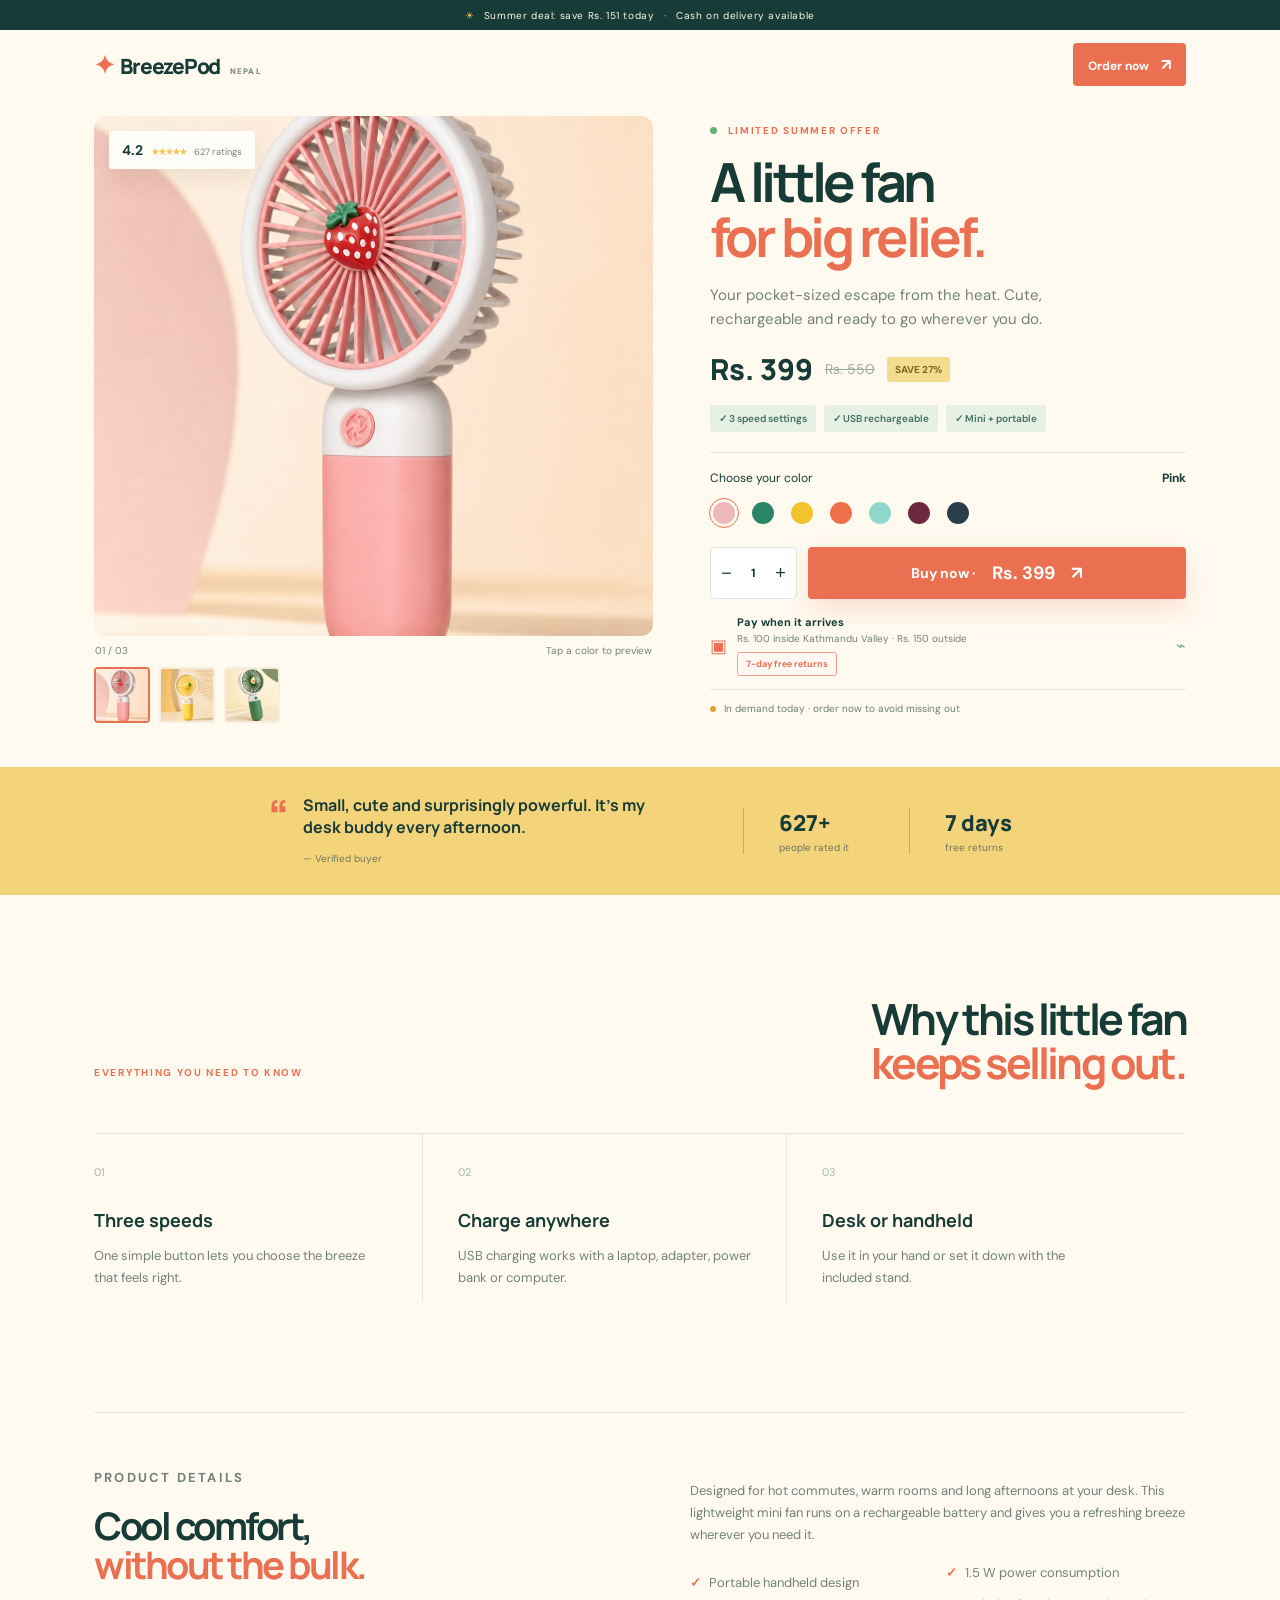
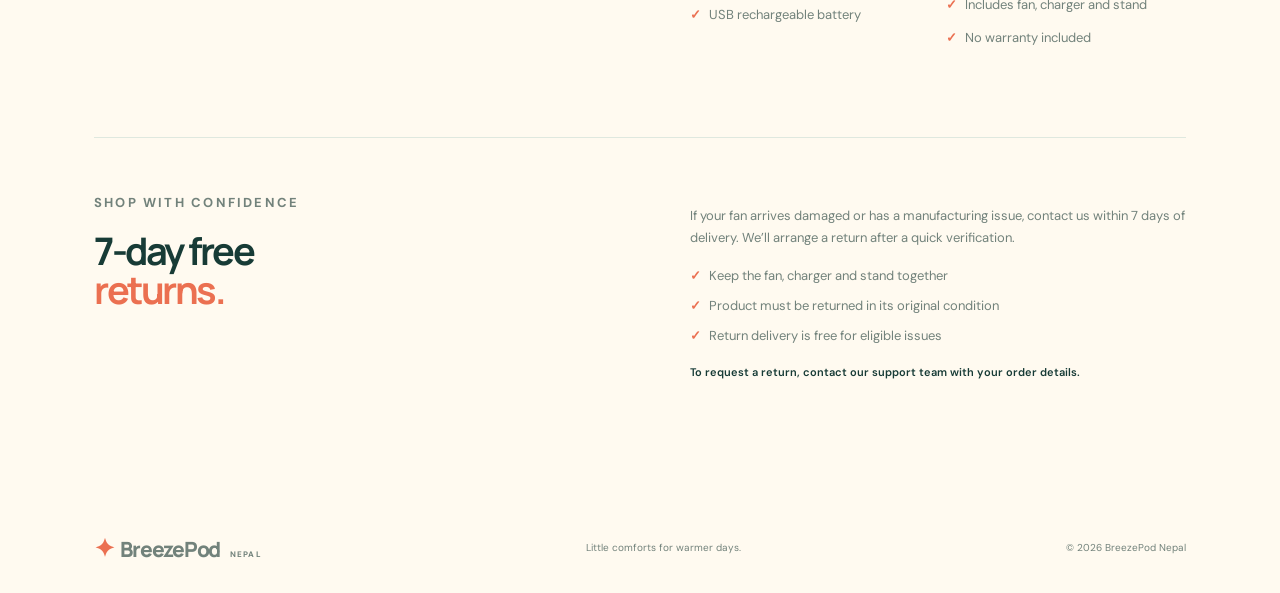
<file: index.html>
<!doctype html>
<html lang="en">
<head>
  <meta charset="UTF-8" /><meta name="viewport" content="width=device-width, initial-scale=1.0" />
  <title>BreezePod Mini Fan — Cool anywhere</title>
  <meta name="description" content="BreezePod rechargeable mini fan. 3 speeds, USB charging, COD available in Nepal." />
  <!-- Meta Pixel Code -->
  <script>
  !function(f,b,e,v,n,t,s)
  {if(f.fbq)return;n=f.fbq=function(){n.callMethod?
  n.callMethod.apply(n,arguments):n.queue.push(arguments)};
  if(!f._fbq)f._fbq=n;n.push=n;n.loaded=!0;n.version='2.0';
  n.queue=[];t=b.createElement(e);t.async=!0;
  t.src=v;s=b.getElementsByTagName(e)[0];
  s.parentNode.insertBefore(t,s)}(window, document,'script',
  'https://connect.facebook.net/en_US/fbevents.js');
  fbq('init', '962214605928732');
  fbq('track', 'PageView');
  </script>
  <!-- End Meta Pixel Code -->
  <link rel="icon" href="assets/favicon.svg" type="image/svg+xml" />
  <link rel="preconnect" href="https://fonts.googleapis.com"><link rel="preconnect" href="https://fonts.gstatic.com" crossorigin>
  <link href="https://fonts.googleapis.com/css2?family=DM+Sans:wght@400;500;600;700&family=Manrope:wght@700;800&display=swap" rel="stylesheet">
  <link rel="stylesheet" href="styles.css" />
</head>
<body>
  <noscript><img height="1" width="1" style="display:none" src="https://www.facebook.com/tr?id=962214605928732&ev=PageView&noscript=1" /></noscript>
  <div class="urgency"><span>☀</span> Summer deal: save Rs. 151 today <b>·</b> Cash on delivery available</div>
  <header class="site-header"><a class="brand" href="#top"><span class="brand-mark">✦</span> BreezePod <small>NEPAL</small></a><a class="header-order" href="#buy">Order now <span>↗</span></a></header>

  <main id="top">
    <section class="buy-first">
      <div class="visual-side">
        <div class="review-pill"><strong>4.2</strong> <span>★★★★★</span> <small>627 ratings</small></div>
        <div class="hero-image"><img id="mainImage" src="assets/product-hero.png" alt="Pink BreezePod rechargeable mini fan" /></div>
        <div class="image-caption"><span>01 / 03</span><span>Tap a color to preview</span></div>
        <div class="quick-thumbs"><button class="thumb active" data-image="assets/product-hero.png" aria-label="Pink fan"><img src="assets/product-hero.png" alt="Pink fan" /></button><button class="thumb" data-image="assets/product-yellow.png" aria-label="Yellow pineapple fan"><img src="assets/product-yellow.png" alt="Yellow pineapple fan" /></button><button class="thumb" data-image="assets/product-green.png" aria-label="Green avocado fan"><img src="assets/product-green.png" alt="Green avocado fan" /></button></div>
      </div>
      <div class="buy-side" id="buy">
        <p class="eyebrow"><span class="live-dot"></span> Limited summer offer</p>
        <h1>A little fan<br><em>for big relief.</em></h1>
        <p class="sales-line">Your pocket-sized escape from the heat. Cute, rechargeable and ready to go wherever you do.</p>
        <div class="price-row"><strong>Rs. 399</strong><del>Rs. 550</del><b>SAVE 27%</b></div>
        <div class="benefit-strip"><span>✓ 3 speed settings</span><span>✓ USB rechargeable</span><span>✓ Mini + portable</span></div>
        <div class="choice-box"><div class="choice-head"><span>Choose your color</span><strong id="selectedColor">Pink</strong></div><div class="color-options"><button class="color-swatch pink selected" data-color="Pink" data-image="assets/product-hero.png" aria-label="Pink"></button><button class="color-swatch green" data-color="Green" data-image="assets/product-green.png" aria-label="Green"></button><button class="color-swatch yellow" data-color="Yellow" data-image="assets/product-yellow.png" aria-label="Yellow"></button><button class="color-swatch orange" data-color="Orange" data-image="assets/product-orange.png" aria-label="Orange"></button><button class="color-swatch mint" data-color="Mint / Navy" data-image="assets/product-mint.png" aria-label="Mint and navy"></button><button class="color-swatch burgundy" data-color="Burgundy / Cream" data-image="assets/product-burgundy.png" aria-label="Burgundy and cream"></button><button class="color-swatch navy" data-color="White / Navy" data-image="assets/product-navy.png" aria-label="White and navy"></button></div></div>
        <div class="purchase-row"><div class="quantity-control"><button id="minus" aria-label="Decrease quantity">−</button><strong id="quantity">1</strong><button id="plus" aria-label="Increase quantity">+</button></div><button class="button primary buy-button" id="buyNow">Buy now · <span id="buyTotal">Rs. 399</span> <i>↗</i></button></div>
        <div class="delivery-line"><span>▣</span><div><strong>Pay when it arrives</strong><small>Rs. 100 inside Kathmandu Valley · Rs. 150 outside</small><a class="return-policy-button" href="#return-policy">7-day free returns</a></div><span class="lock">⌁</span></div>
        <p class="stock-note"><span></span> In demand today · order now to avoid missing out</p>
      </div>
    </section>

    <section class="social-proof"><div><b>“</b><p>Small, cute and surprisingly powerful. It’s my desk buddy every afternoon.</p><small>— Verified buyer</small></div><div class="proof-stat"><strong>627+</strong><span>people rated it</span></div><div class="proof-stat"><strong>7 days</strong><span>free returns</span></div></section>

    <section class="details page-width"><div class="section-title"><p class="eyebrow">Everything you need to know</p><h2>Why this little fan<br><em>keeps selling out.</em></h2></div><div class="feature-grid"><article><span>01</span><h3>Three speeds</h3><p>One simple button lets you choose the breeze that feels right.</p></article><article><span>02</span><h3>Charge anywhere</h3><p>USB charging works with a laptop, adapter, power bank or computer.</p></article><article><span>03</span><h3>Desk or handheld</h3><p>Use it in your hand or set it down with the included stand.</p></article></div><div class="description-block"><div><p class="eyebrow">Product details</p><h2>Cool comfort,<br><em>without the bulk.</em></h2></div><div><p>Designed for hot commutes, warm rooms and long afternoons at your desk. This lightweight mini fan runs on a rechargeable battery and gives you a refreshing breeze wherever you need it.</p><ul><li>Portable handheld design</li><li>USB rechargeable battery</li><li>1.5 W power consumption</li><li>Includes fan, charger and stand</li><li>No warranty included</li></ul></div></div><div class="return-policy" id="return-policy"><div><p class="eyebrow">Shop with confidence</p><h2>7-day free<br><em>returns.</em></h2></div><div><p>If your fan arrives damaged or has a manufacturing issue, contact us within 7 days of delivery. We’ll arrange a return after a quick verification.</p><ul><li>Keep the fan, charger and stand together</li><li>Product must be returned in its original condition</li><li>Return delivery is free for eligible issues</li></ul><p class="return-note">To request a return, contact our support team with your order details.</p></div></div></section>

  </main>
  <div class="mobile-buybar"><div><strong id="mobileTotal">Rs. 399</strong><small>product price</small></div><a class="button primary" href="checkout.html">Buy now <span>↗</span></a></div>
  <footer class="site-footer page-width"><a class="brand" href="#top"><span class="brand-mark">✦</span> BreezePod <small>NEPAL</small></a><span>Little comforts for warmer days.</span><span>© 2026 BreezePod Nepal</span></footer>
  <script src="app.js"></script>
</body>
</html>
</file>
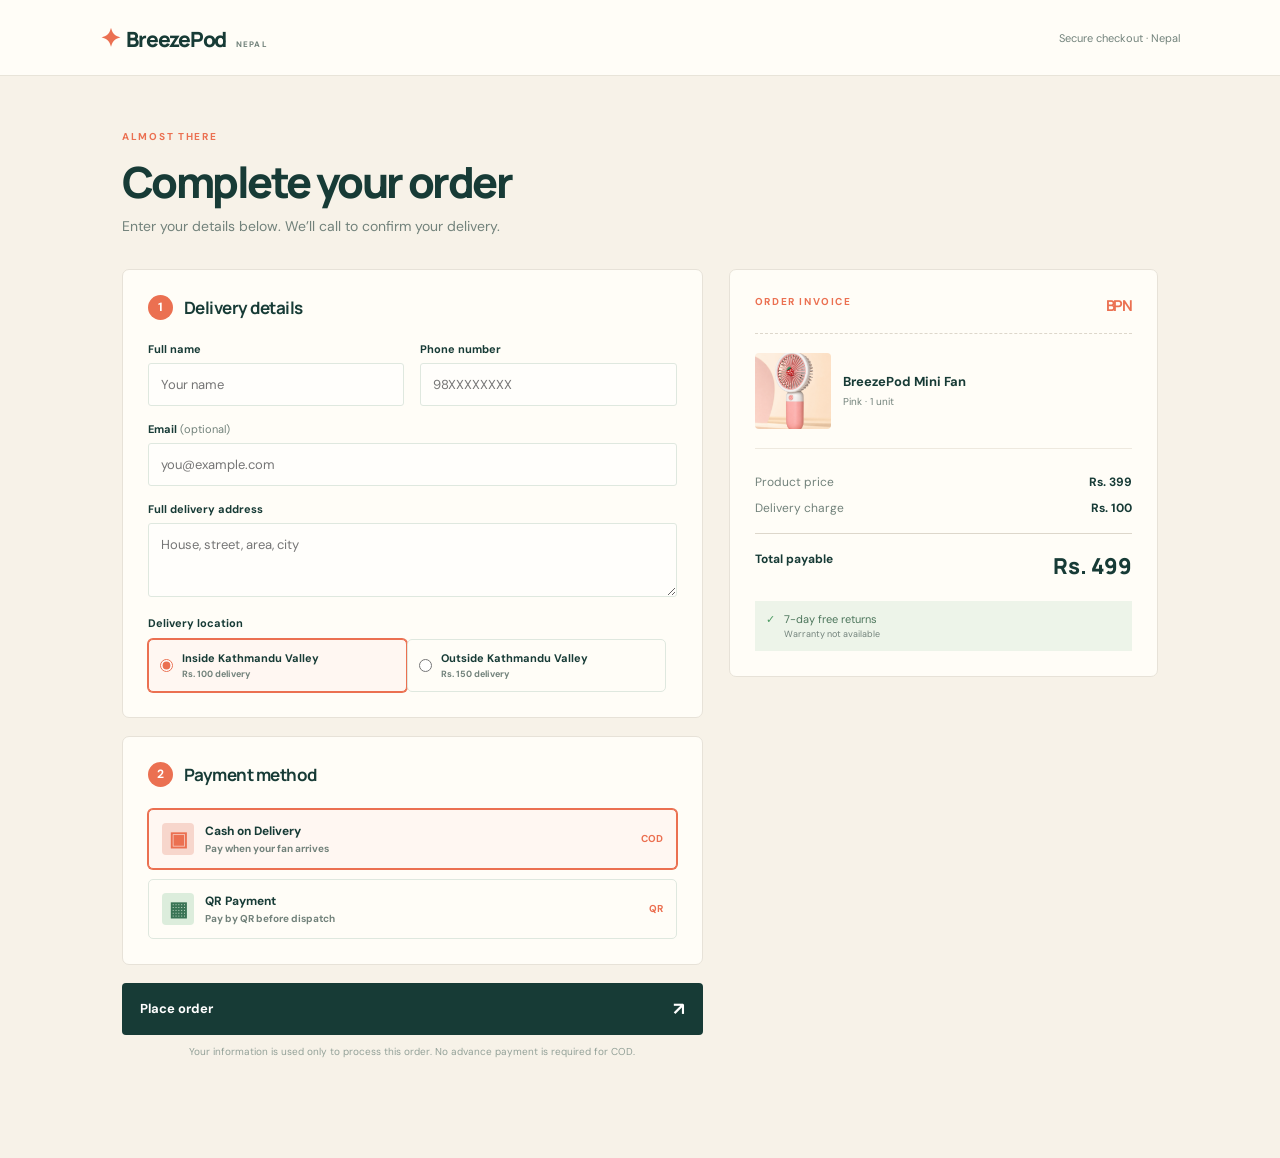
<file: checkout.html>
<!doctype html>
<html lang="en">
<head>
  <meta charset="UTF-8" /><meta name="viewport" content="width=device-width, initial-scale=1.0" />
  <title>Checkout · BreezePod Nepal</title>
  <!-- Meta Pixel Code -->
  <script>
  !function(f,b,e,v,n,t,s)
  {if(f.fbq)return;n=f.fbq=function(){n.callMethod?
  n.callMethod.apply(n,arguments):n.queue.push(arguments)};
  if(!f._fbq)f._fbq=n;n.push=n;n.loaded=!0;n.version='2.0';
  n.queue=[];t=b.createElement(e);t.async=!0;
  t.src=v;s=b.getElementsByTagName(e)[0];
  s.parentNode.insertBefore(t,s)}(window, document,'script',
  'https://connect.facebook.net/en_US/fbevents.js');
  fbq('init', '962214605928732');
  fbq('track', 'PageView');
  </script>
  <!-- End Meta Pixel Code -->
  <link rel="icon" href="assets/favicon.svg" type="image/svg+xml" />
  <link rel="preconnect" href="https://fonts.googleapis.com"><link rel="preconnect" href="https://fonts.gstatic.com" crossorigin>
  <link href="https://fonts.googleapis.com/css2?family=DM+Sans:wght@400;500;600;700&family=Manrope:wght@700;800&display=swap" rel="stylesheet">
  <link rel="stylesheet" href="styles.css" /><link rel="stylesheet" href="checkout.css?v=2" />
</head>
<body class="checkout-page">
  <noscript><img height="1" width="1" style="display:none" src="https://www.facebook.com/tr?id=962214605928732&ev=PageView&noscript=1" /></noscript>
  <header class="checkout-header"><a class="brand" href="index.html"><span class="brand-mark">✦</span> BreezePod <small>NEPAL</small></a><span class="secure-label">Secure checkout · Nepal</span></header>
  <main class="checkout-main">
    <div class="checkout-heading"><p class="eyebrow">Almost there</p><h1>Complete your order</h1><p>Enter your details below. We’ll call to confirm your delivery.</p></div>
    <div class="checkout-grid">
      <form id="checkoutForm" class="checkout-form">
        <section class="checkout-card"><div class="step-title"><span>1</span><h2>Delivery details</h2></div><div class="form-grid"><label>Full name<input name="customerName" required placeholder="Your name" /></label><label>Phone number<input name="primaryPhone" required inputmode="tel" placeholder="98XXXXXXXX" /></label><label class="wide">Email <span class="optional">(optional)</span><input name="email" type="email" placeholder="you@example.com" /></label><label class="wide">Full delivery address<textarea name="fullAddress" required placeholder="House, street, area, city"></textarea></label><div class="wide delivery-choice"><span class="field-title">Delivery location</span><label class="location-option selected"><input type="radio" name="deliveryLocation" value="Inside Kathmandu Valley" checked /><span><strong>Inside Kathmandu Valley</strong><small>Rs. 100 delivery</small></span></label><label class="location-option"><input type="radio" name="deliveryLocation" value="Outside Kathmandu Valley" /><span><strong>Outside Kathmandu Valley</strong><small>Rs. 150 delivery</small></span></label></div></div></section>
        <section class="checkout-card"><div class="step-title"><span>2</span><h2>Payment method</h2></div><div class="payment-options"><label class="payment-option selected"><input type="radio" name="paymentMethod" value="Cash on Delivery" checked /><span class="payment-icon">▣</span><span><strong>Cash on Delivery</strong><small>Pay when your fan arrives</small></span><b>COD</b></label><label class="payment-option"><input type="radio" name="paymentMethod" value="QR Payment" /><span class="payment-icon qr">▦</span><span><strong>QR Payment</strong><small>Pay by QR before dispatch</small></span><b>QR</b></label></div><div id="qrPaymentPanel" class="qr-payment-panel" hidden><div class="qr-image-wrap"><img src="assets/payment-qr.jpg" alt="QR payment code" /><a class="qr-download" href="assets/payment-qr.jpg" download="BreezePod-payment-QR.jpg">Download QR code ↓</a></div><div><strong>Scan to pay</strong><p>After payment, enter your transaction code below. This is required for manual verification.</p><label>Transaction code<input id="transactionCode" name="transactionCode" placeholder="Enter transaction code" /></label></div></div></section>
        <button class="button dark full" type="submit">Place order <span>↗</span></button>
        <p id="checkoutError" class="checkout-error" hidden></p>
        <p class="checkout-footnote">Your information is used only to process this order. No advance payment is required for COD.</p>
      </form>
      <aside class="invoice-card"><div class="invoice-top"><span>ORDER INVOICE</span><strong>BPN</strong></div><div class="invoice-product"><img id="invoiceImage" src="assets/product-hero.png" alt="Selected fan" /><div><strong>BreezePod Mini Fan</strong><span id="invoiceVariant">Pink · 1 unit</span></div></div><div class="invoice-lines"><div><span>Product price</span><strong id="invoiceSubtotal">Rs. 399</strong></div><div><span>Delivery charge</span><strong>Rs. 100</strong></div></div><div class="invoice-total"><span>Total payable</span><strong id="invoiceTotal">Rs. 499</strong></div><div class="invoice-note"><span>✓</span><p>7-day free returns<br><small>Warranty not available</small></p></div></aside>
    </div>
  </main>
  <script src="checkout.js?v=3"></script>
</body>
</html>
</file>
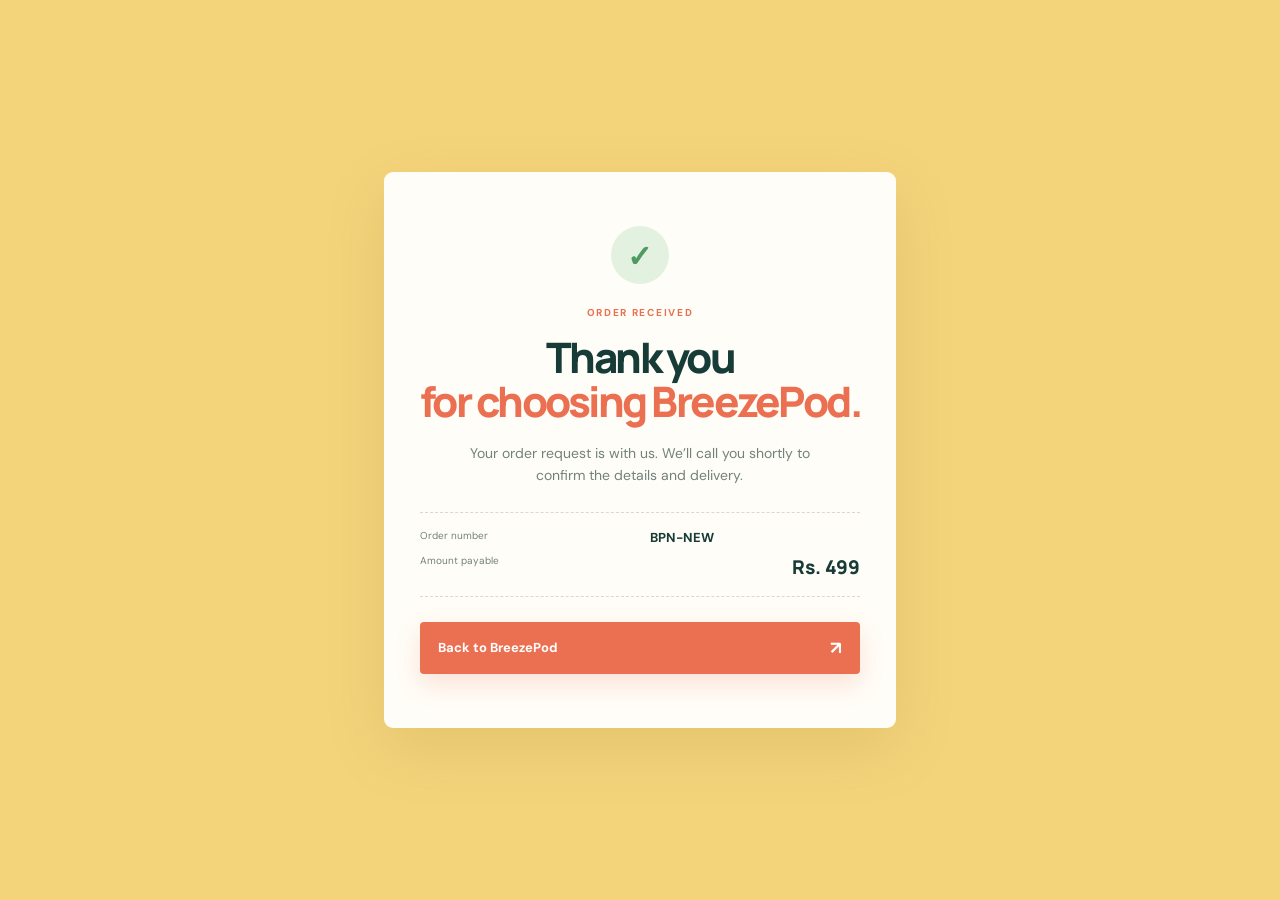
<file: thank-you.html>
<!doctype html>
<html lang="en"><head><meta charset="UTF-8" /><meta name="viewport" content="width=device-width, initial-scale=1.0" /><title>Thank you · BreezePod Nepal</title>
<!-- Meta Pixel Code -->
<script>
!function(f,b,e,v,n,t,s)
{if(f.fbq)return;n=f.fbq=function(){n.callMethod?
n.callMethod.apply(n,arguments):n.queue.push(arguments)};
if(!f._fbq)f._fbq=n;n.push=n;n.loaded=!0;n.version='2.0';
n.queue=[];t=b.createElement(e);t.async=!0;
t.src=v;s=b.getElementsByTagName(e)[0];
s.parentNode.insertBefore(t,s)}(window, document,'script',
'https://connect.facebook.net/en_US/fbevents.js');
fbq('init', '962214605928732');
fbq('track', 'PageView');
</script>
<!-- End Meta Pixel Code -->
<link rel="icon" href="assets/favicon.svg" type="image/svg+xml" /><link rel="preconnect" href="https://fonts.googleapis.com"><link rel="preconnect" href="https://fonts.gstatic.com" crossorigin><link href="https://fonts.googleapis.com/css2?family=DM+Sans:wght@400;500;600;700&family=Manrope:wght@700;800&display=swap" rel="stylesheet"><link rel="stylesheet" href="styles.css"><link rel="stylesheet" href="checkout.css"></head>
<body class="thank-page"><noscript><img height="1" width="1" style="display:none" src="https://www.facebook.com/tr?id=962214605928732&ev=PageView&noscript=1" /></noscript><main class="thank-card"><div class="thank-mark">✓</div><p class="eyebrow">Order received</p><h1>Thank you<br><em>for choosing BreezePod.</em></h1><p>Your order request is with us. We’ll call you shortly to confirm the details and delivery.</p><div class="thank-summary"><span>Order number</span><strong id="thankOrder">BPN-NEW</strong><span>Amount payable</span><strong id="thankTotal">Rs. 499</strong></div><a class="button primary" href="index.html">Back to BreezePod <span>↗</span></a></main><script>const order=JSON.parse(localStorage.getItem('breezepod-last-order')||'null');if(order){document.querySelector('#thankOrder').textContent=order.orderId;document.querySelector('#thankTotal').textContent=`Rs. ${order.totalAmount}`;}</script></body></html>
</file>
<file: styles.css>
:root{--ink:#173b36;--muted:#72827b;--cream:#fffaf0;--yellow:#f5c54f;--coral:#eb7051;--line:#dfe8df;--white:#fffdf7}*{box-sizing:border-box}html{scroll-behavior:smooth}body{margin:0;background:var(--cream);color:var(--ink);font-family:'DM Sans',sans-serif}a{color:inherit;text-decoration:none}.page-width{max-width:1140px;margin:auto;padding-left:24px;padding-right:24px}.urgency{height:30px;background:var(--ink);color:#fff9e7;display:flex;justify-content:center;align-items:center;gap:9px;font-size:10px;letter-spacing:.06em}.urgency span{color:var(--yellow)}.urgency b{color:#6fa184}.site-header{height:69px;display:flex;align-items:center;justify-content:space-between;max-width:1140px;margin:auto;padding:0 24px}.brand{font-family:Manrope,sans-serif;font-weight:800;letter-spacing:-.06em;font-size:21px}.brand-mark{color:var(--coral);font-size:25px;margin-right:4px}.brand small{font-family:'DM Sans';font-size:8px;letter-spacing:.15em;color:var(--muted);margin-left:7px}.header-order{font-size:12px;font-weight:700;background:var(--coral);color:white;border-radius:4px;padding:11px 15px}.header-order span{font-size:16px;margin-left:9px}.buy-first{max-width:1140px;margin:auto;display:grid;grid-template-columns:1.08fr .92fr;gap:57px;align-items:center;padding:17px 24px 44px}.visual-side{position:relative}.hero-image{height:520px;border-radius:12px;overflow:hidden;background:#f6db98}.hero-image img{height:100%;width:100%;object-fit:cover}.review-pill{position:absolute;z-index:2;top:15px;left:15px;padding:10px 13px;border-radius:3px;background:#fffdf7;box-shadow:0 8px 25px #705b2d1f;font-size:11px}.review-pill strong{font-size:14px}.review-pill span{color:var(--yellow);font-size:10px;letter-spacing:-2px;margin:0 5px}.review-pill small{color:var(--muted)}.image-caption{display:flex;justify-content:space-between;color:var(--muted);font-size:10px;margin:8px 1px}.quick-thumbs{display:flex;gap:9px;margin-top:10px}.thumb{height:56px;width:56px;border-radius:4px;overflow:hidden;border:2px solid transparent;padding:0;cursor:pointer;background:#f5eddd}.thumb.active{border-color:var(--coral)}.thumb img{width:100%;height:100%;object-fit:cover}.buy-side{padding:3px 0}.eyebrow{color:var(--coral);font-size:10px;font-weight:700;letter-spacing:.17em;text-transform:uppercase;margin:0 0 17px}.live-dot{height:7px;width:7px;background:#63b476;border-radius:50%;display:inline-block;margin-right:7px}.buy-side h1,h2{font-family:Manrope,sans-serif;letter-spacing:-.065em;line-height:1.02;margin:0}.buy-side h1{font-size:54px}.buy-side h1 em,h2 em{color:var(--coral);font-style:normal}.sales-line{font-size:15px;color:var(--muted);line-height:1.6;max-width:390px;margin:19px 0 18px}.price-row{display:flex;align-items:center;gap:12px;margin-bottom:16px}.price-row strong{font:800 29px Manrope}.price-row del{color:#9ba99f;font-size:14px}.price-row b{font-size:10px;color:#7b651f;background:#f4dc8e;padding:6px 8px;border-radius:3px}.benefit-strip{display:flex;gap:8px;flex-wrap:wrap;margin-bottom:20px}.benefit-strip span{font-size:10px;font-weight:600;color:#43705d;background:#e6f0e5;padding:7px 9px;border-radius:3px}.choice-box{border-top:1px solid var(--line);padding-top:17px}.choice-head{display:flex;justify-content:space-between;font-size:12px}.choice-head strong{font-weight:700}.color-options{display:flex;gap:11px;margin:13px 0 20px;flex-wrap:wrap}.color-swatch{height:28px;width:28px;border-radius:50%;border:3px solid var(--cream);outline:1px solid transparent;cursor:pointer}.color-swatch.selected{outline-color:var(--coral)}.pink{background:#eeb8bb}.green{background:#2b8668}.yellow{background:#f3c32e}.orange{background:#ec7149}.mint{background:#8fd8cb}.burgundy{background:#6d293e}.navy{background:#293d4c}.purchase-row{display:flex;gap:11px}.quantity-control{display:flex;align-items:center;border:1px solid var(--line);border-radius:4px;background:white}.quantity-control button{background:transparent;border:0;font-size:18px;width:31px;height:47px;color:var(--ink);cursor:pointer}.quantity-control strong{font-size:12px;width:23px;text-align:center}.button{display:inline-flex;align-items:center;justify-content:space-between;border:0;border-radius:4px;padding:14px 18px;font:700 13px 'DM Sans';cursor:pointer}.button span,.button i{font-size:18px;margin-left:16px;font-style:normal}.primary{background:var(--coral);color:#fff;box-shadow:0 10px 25px #eb705130}.buy-button{flex:1;justify-content:center;font-size:14px}.delivery-line{display:flex;gap:10px;align-items:center;border-bottom:1px solid var(--line);padding:16px 0 13px}.delivery-line>span:first-child{font-size:18px;color:var(--coral)}.delivery-line strong,.delivery-line small{display:block}.delivery-line strong{font-size:11px}.delivery-line small{font-size:10px;color:var(--muted);margin-top:3px}.delivery-line .lock{margin-left:auto;color:#82a391}.stock-note{font-size:10px;color:#6d8177;margin:12px 0 0}.stock-note span{height:6px;width:6px;border-radius:50%;display:inline-block;background:#e5a031;margin-right:5px}.social-proof{background:#f4d47b;display:flex;justify-content:center;align-items:center;gap:60px;padding:28px 24px}.social-proof>div:first-child{max-width:415px;position:relative;padding-left:35px}.social-proof p{font:700 16px/1.35 Manrope;margin:0 0 8px}.social-proof b{position:absolute;left:0;top:-10px;color:var(--coral);font:800 44px Manrope}.social-proof small{font-size:10px;color:#6c775e}.proof-stat{border-left:1px solid #cbae54;padding-left:35px}.proof-stat strong,.proof-stat span{display:block}.proof-stat strong{font:800 22px Manrope}.proof-stat span{font-size:10px;color:#6c775e;margin-top:3px}.details{padding-top:102px;padding-bottom:110px}.section-title h2{font-size:43px}.section-title{display:flex;justify-content:space-between;align-items:end;margin-bottom:48px}.section-title .eyebrow{margin:0 0 6px}.feature-grid{display:grid;grid-template-columns:repeat(3,1fr);border-top:1px solid var(--line);margin-bottom:110px}.feature-grid article{padding:26px 35px 0 0;border-right:1px solid var(--line);margin-right:35px}.feature-grid article:last-child{border-right:0}.feature-grid span{color:#a5b7ad;font-size:11px}.feature-grid h3{font:700 18px Manrope;margin:27px 0 10px}.feature-grid p,.description-block p,.description-block li{color:var(--muted);font-size:13px;line-height:1.7}.description-block{display:grid;grid-template-columns:1fr 1fr;gap:100px;border-top:1px solid var(--line);padding-top:54px}.description-block h2{font-size:38px}.description-block ul{padding:0;list-style:none;columns:2}.description-block li{margin:10px 0}.description-block li:before{content:'✓';color:var(--coral);font-weight:700;margin-right:8px}.order-section{background:var(--ink);color:#fff;padding:88px 0}.order-wrap{display:grid;grid-template-columns:.8fr 1.2fr;gap:85px}.order-section h2{font-size:50px}.order-section .order-wrap>div>p:not(.eyebrow){color:#b4c8bc;max-width:300px;line-height:1.6;font-size:14px}form{background:var(--white);color:var(--ink);padding:27px;border-radius:6px}.form-grid{display:grid;grid-template-columns:1fr 1fr;gap:16px}label{font-size:11px;font-weight:700}input,textarea{display:block;width:100%;padding:11px;margin-top:7px;border:1px solid var(--line);border-radius:3px;background:#fffefb;font:13px 'DM Sans';color:var(--ink)}textarea{height:70px;resize:vertical}.wide{grid-column:span 2}.check-line{display:flex;align-items:center;gap:8px;color:var(--muted);font-weight:500;margin:18px 0}.check-line input{width:auto;margin:0;accent-color:var(--coral)}.full{width:100%}.dark{background:var(--ink);color:white}.form-footnote{text-align:center;color:#98a59c;font-size:10px}.success-message{background:#e5f4e7;color:#316d3b;padding:12px;border-radius:3px;font-size:12px;text-align:center}.site-footer{min-height:90px;display:flex;align-items:center;justify-content:space-between;color:var(--muted);font-size:10px}.mobile-buybar{display:none}
@media(max-width:800px){body{padding-bottom:73px}.urgency{height:28px;font-size:9px;white-space:nowrap;padding:0 7px}.site-header{height:56px;padding:0 16px}.brand{font-size:18px}.header-order{display:none}.buy-first{display:flex;flex-direction:column;gap:18px;padding:7px 14px 22px;align-items:stretch}.visual-side{order:0}.buy-side{order:1}.hero-image{height:57vh;min-height:360px;max-height:500px;border-radius:9px}.review-pill{top:10px;left:10px;padding:8px 10px}.image-caption{margin-top:6px}.quick-thumbs{position:absolute;bottom:20px;right:9px;margin:0}.thumb{height:46px;width:46px;border-color:#fff9}.buy-side h1{font-size:42px}.sales-line{font-size:14px;margin:13px 0}.eyebrow{margin-bottom:12px}.benefit-strip{margin-bottom:14px}.choice-box{padding-top:14px}.color-options{margin-bottom:14px}.purchase-row{margin-top:2px}.delivery-line{padding:12px 0 8px}.stock-note{margin-top:9px}.social-proof{gap:25px;justify-content:space-between;padding:23px 18px}.social-proof>div:first-child{padding-left:21px;max-width:230px}.social-proof p{font-size:12px}.proof-stat{padding-left:17px}.proof-stat strong{font-size:17px}.proof-stat span{font-size:9px}.details{padding:66px 18px 75px}.section-title{display:block;margin-bottom:32px}.section-title h2{font-size:35px}.feature-grid{grid-template-columns:1fr;margin-bottom:65px}.feature-grid article{border-right:0;border-bottom:1px solid var(--line);padding:20px 0;margin:0}.feature-grid h3{margin:14px 0 6px}.description-block{grid-template-columns:1fr;gap:20px;padding-top:35px}.description-block h2{font-size:32px}.description-block ul{columns:1}.order-section{padding:66px 0}.order-wrap{grid-template-columns:1fr;gap:28px}.order-wrap.page-width{padding-left:18px;padding-right:18px}.order-section h2{font-size:40px}.form-grid{gap:13px}.mobile-buybar{height:67px;position:fixed;z-index:20;bottom:0;left:0;right:0;display:flex;align-items:center;justify-content:space-between;gap:12px;padding:9px 14px;background:#fffdf7;box-shadow:0 -5px 20px #173b3620}.mobile-buybar strong,.mobile-buybar small{display:block}.mobile-buybar strong{font:800 18px Manrope}.mobile-buybar small{font-size:9px;color:var(--muted)}.mobile-buybar .button{width:57%;padding:13px 16px}.site-footer{padding:20px 18px;flex-wrap:wrap;gap:10px}.site-footer>span:last-child{width:100%}}
@media(max-width:380px){.hero-image{min-height:320px}.buy-side h1{font-size:37px}.benefit-strip span{font-size:9px;padding:6px}.color-options{gap:8px}}
.return-policy-button{display:inline-flex;margin-top:7px;padding:5px 8px;border:1px solid #f2a18c;border-radius:3px;color:var(--coral);font-size:9px;font-weight:700;background:#fff7f2;transition:background .2s,color .2s}.return-policy-button:hover{background:var(--coral);color:#fff}.return-policy{scroll-margin-top:18px;display:grid;grid-template-columns:1fr 1fr;gap:100px;border-top:1px solid var(--line);padding-top:54px;margin-top:72px}.return-policy h2{font-size:38px}.return-policy p,.return-policy li{color:var(--muted);font-size:13px;line-height:1.7}.return-policy ul{padding:0;list-style:none}.return-policy li{margin:8px 0}.return-policy li:before{content:'✓';color:var(--coral);font-weight:700;margin-right:8px}.return-note{font-size:11px!important;font-weight:600;color:var(--ink)!important}
@media(max-width:800px){.return-policy{grid-template-columns:1fr;gap:20px;margin-top:50px;padding-top:35px}.return-policy h2{font-size:32px}}
</file>
<file: checkout.css>
.checkout-page{background:#f7f2e8;min-height:100vh}.checkout-header{height:76px;background:#fffdf7;border-bottom:1px solid #e8e4d9;display:flex;align-items:center;justify-content:space-between;padding:0 max(22px,calc((100% - 1080px)/2))}.secure-label{font-size:11px;color:var(--muted)}.checkout-main{max-width:1080px;margin:auto;padding:54px 22px 90px}.checkout-heading h1{font:800 43px/1.02 Manrope;letter-spacing:-.06em;margin:0}.checkout-heading>p:last-child{color:var(--muted);font-size:14px;margin:13px 0 34px}.checkout-grid{display:grid;grid-template-columns:1.15fr .85fr;gap:26px;align-items:start}.checkout-form{background:transparent;padding:0}.checkout-card,.invoice-card{background:#fffdf7;border:1px solid #e7e2d8;border-radius:7px;padding:25px;margin-bottom:18px}.step-title{display:flex;align-items:center;gap:11px;margin-bottom:22px}.step-title>span{width:25px;height:25px;border-radius:50%;background:var(--coral);color:white;display:grid;place-items:center;font-size:12px;font-weight:700}.step-title h2{font:700 17px Manrope;letter-spacing:-.03em}.checkout-page .form-grid{display:grid;grid-template-columns:1fr 1fr;gap:16px}.checkout-page label{font-size:11px;font-weight:700}.checkout-page input,.checkout-page textarea{display:block;width:100%;padding:12px;margin-top:7px;border:1px solid #dfe8df;border-radius:3px;background:#fffefb;font:13px 'DM Sans';color:var(--ink)}.checkout-page textarea{height:74px;resize:vertical}.checkout-page .wide{grid-column:span 2}.payment-options{display:grid;gap:10px}.payment-option{display:flex;align-items:center;gap:11px;border:1px solid #dfe8df;border-radius:5px;padding:13px;cursor:pointer}.payment-option.selected{border-color:var(--coral);background:#fff7f2;box-shadow:0 0 0 1px var(--coral)}.payment-option input{display:none}.payment-icon{display:grid;place-items:center;width:32px;height:32px;background:#f7d6cc;color:var(--coral);border-radius:4px;font-size:20px}.payment-icon.qr{background:#dceddc;color:#397455}.payment-option span:nth-of-type(2){flex:1}.payment-option strong,.payment-option small{display:block}.payment-option strong{font-size:12px}.payment-option small{font-size:10px;color:var(--muted);margin-top:3px}.payment-option>b{font-size:10px;color:var(--coral)}.qr-note{font-size:10px;line-height:1.5;background:#fff4d4;color:#78642c;padding:11px;margin-top:12px;border-radius:3px}.checkout-page .check-line{display:flex;align-items:center;gap:8px;color:var(--muted);font-weight:500;margin:18px 0}.checkout-page .check-line input{width:auto;margin:0;accent-color:var(--coral)}.checkout-footnote{text-align:center;color:#93a198;font-size:10px}.invoice-card{position:sticky;top:20px}.invoice-top{display:flex;justify-content:space-between;color:var(--coral);font-size:10px;font-weight:700;letter-spacing:.16em;border-bottom:1px dashed #ddd7cb;padding-bottom:17px}.invoice-top strong{font-family:Manrope;font-size:15px;letter-spacing:-.08em}.invoice-product{display:flex;align-items:center;gap:12px;padding:19px 0}.invoice-product img{width:76px;height:76px;border-radius:4px;object-fit:cover}.invoice-product strong,.invoice-product span{display:block}.invoice-product strong{font-size:13px}.invoice-product span{font-size:10px;color:var(--muted);margin-top:5px}.invoice-lines{border-top:1px solid #eee9df;padding-top:15px}.invoice-lines div,.invoice-total{display:flex;justify-content:space-between;font-size:12px;margin:10px 0}.invoice-lines span{color:var(--muted)}.invoice-total{border-top:1px solid #ddd7cb;padding-top:17px;margin-top:17px;font-weight:700}.invoice-total strong{font:800 22px Manrope}.invoice-note{display:flex;gap:9px;background:#edf4e9;margin-top:20px;padding:11px;font-size:11px;color:#4d765c}.invoice-note span{color:#4c9b62}.invoice-note p{margin:0}.invoice-note small{color:var(--muted);font-size:9px}
@media(max-width:760px){.checkout-header{height:64px;padding:0 16px}.secure-label{font-size:9px}.checkout-main{padding:35px 14px 50px}.checkout-heading h1{font-size:34px}.checkout-grid{grid-template-columns:1fr;gap:12px}.invoice-card{grid-row:1;position:static}.checkout-form{grid-row:2}.invoice-product img{width:62px;height:62px}.checkout-card{padding:19px}.checkout-page .form-grid{gap:13px}.checkout-page .button{padding:15px}.checkout-page .wide{grid-column:span 2}}
@media(max-width:410px){.checkout-page .form-grid{grid-template-columns:1fr}.checkout-page .wide{grid-column:auto}}
.thank-page{min-height:100vh;display:grid;place-items:center;background:#f4d47b;padding:24px}.thank-card{max-width:560px;text-align:center;background:#fffdf7;border-radius:9px;padding:54px 36px;box-shadow:0 20px 60px #8a6d2628}.thank-mark{width:58px;height:58px;border-radius:50%;display:grid;place-items:center;margin:0 auto 22px;background:#e3f1e1;color:#4e9a5f;font:700 30px Manrope}.thank-card h1{font:800 42px/1.04 Manrope;letter-spacing:-.06em;margin:0}.thank-card h1 em{color:var(--coral);font-style:normal}.thank-card>p:not(.eyebrow){color:var(--muted);font-size:14px;line-height:1.6;max-width:380px;margin:18px auto 25px}.thank-summary{display:grid;grid-template-columns:1fr 1fr;gap:8px 20px;text-align:left;border-top:1px dashed #ded7c9;border-bottom:1px dashed #ded7c9;padding:16px 0;margin-bottom:25px}.thank-summary span{font-size:10px;color:var(--muted)}.thank-summary strong{font-size:13px}.thank-summary strong:nth-of-type(2){text-align:right;font:800 19px Manrope}.thank-card .button{width:100%}@media(max-width:480px){.thank-card{padding:42px 22px}.thank-card h1{font-size:34px}}
.optional{font-weight:400;color:var(--muted)}.address-hint{display:block;color:var(--muted);font-size:10px;font-weight:400;margin-top:7px}
.field-title{display:block;font-size:11px;font-weight:700;margin-bottom:9px}.delivery-choice{margin-top:3px}.location-option{display:inline-flex;vertical-align:top;width:49%;align-items:center;gap:9px;border:1px solid #dfe8df;border-radius:5px;padding:11px;cursor:pointer}.location-option.selected{border-color:var(--coral);background:#fff7f2;box-shadow:0 0 0 1px var(--coral)}.location-option input{width:auto!important;margin:0!important;accent-color:var(--coral)}.location-option strong,.location-option small{display:block}.location-option strong{font-size:11px}.location-option small{font-size:9px;color:var(--muted);margin-top:3px}.qr-payment-panel{display:flex;align-items:center;gap:16px;background:#f0f7ec;border:1px solid #d7e7d2;border-radius:5px;margin-top:13px;padding:13px}.qr-payment-panel img{width:125px;height:125px;object-fit:contain;background:white}.qr-payment-panel strong{font-size:13px}.qr-payment-panel p{color:var(--muted);font-size:10px;line-height:1.5;margin:7px 0 10px}.qr-payment-panel label{font-size:10px}.qr-payment-panel input{margin-top:5px}@media(max-width:760px){.location-option{width:100%;margin-bottom:8px}.qr-payment-panel{align-items:flex-start}.qr-payment-panel img{width:105px;height:105px}}@media(max-width:410px){.qr-payment-panel{display:block}.qr-payment-panel img{display:block;margin:0 auto 12px}}
.qr-payment-panel[hidden]{display:none!important}
.qr-image-wrap{display:flex;flex-direction:column;align-items:center;gap:7px}.qr-download{font-size:10px;font-weight:700;color:var(--coral);white-space:nowrap}.qr-download:hover{text-decoration:underline}
.checkout-error{background:#fff0ed;color:#a84532;border:1px solid #f2c3b9;border-radius:4px;padding:11px;font-size:11px;line-height:1.5}.checkout-error[hidden]{display:none!important}
.thank-actions{display:grid;gap:12px}.text-link{color:var(--ink);font-size:12px;font-weight:700}.receipt-page{min-height:100vh;background:#f4d47b;padding:32px 18px}.receipt-shell{max-width:680px;margin:auto}.receipt-tools{display:flex;justify-content:space-between;align-items:center;margin-bottom:16px}.receipt-tools a,.receipt-tools button{border:0;background:none;color:var(--ink);font:700 12px 'DM Sans';cursor:pointer}.receipt-tools button{background:var(--coral);color:#fff;padding:12px 17px;border-radius:4px}.receipt-card{background:#fffdf7;border-radius:8px;padding:34px;box-shadow:0 20px 60px #8a6d2628}.receipt-brand{display:flex;justify-content:space-between;align-items:start;border-bottom:1px dashed #d8d0c1;padding-bottom:22px}.receipt-brand h1{font:800 28px Manrope;letter-spacing:-.06em;margin:0}.receipt-brand p{color:var(--coral);font-size:10px;font-weight:700;letter-spacing:.14em;margin:6px 0 0}.receipt-status{text-align:right;color:#4e9a5f;font-size:11px;font-weight:700}.receipt-meta{display:grid;grid-template-columns:1fr 1fr;gap:15px 28px;padding:22px 0;border-bottom:1px solid #eee9df}.receipt-meta span,.receipt-row span{display:block;color:var(--muted);font-size:10px;margin-bottom:4px}.receipt-meta strong,.receipt-row strong{font-size:12px;overflow-wrap:anywhere}.receipt-section{padding:20px 0;border-bottom:1px solid #eee9df}.receipt-section h2{font:700 13px Manrope;margin:0 0 14px}.receipt-row{display:flex;justify-content:space-between;gap:20px;margin:10px 0}.receipt-row strong:last-child{text-align:right}.receipt-total{display:flex;justify-content:space-between;align-items:end;padding-top:18px;font-weight:700}.receipt-total span{font-size:13px}.receipt-total strong{font:800 25px Manrope}.receipt-footer{text-align:center;color:var(--muted);font-size:10px;line-height:1.6;padding-top:21px}@media(max-width:520px){.receipt-page{padding:18px 12px}.receipt-card{padding:23px 18px}.receipt-brand h1{font-size:23px}.receipt-meta{grid-template-columns:1fr}.receipt-tools{margin-bottom:10px}}
@media print{.receipt-page{background:#fff;padding:0}.receipt-tools{display:none}.receipt-card{box-shadow:none;border:0;padding:0}.receipt-shell{max-width:none}.receipt-footer{padding-bottom:0}}
</file>
